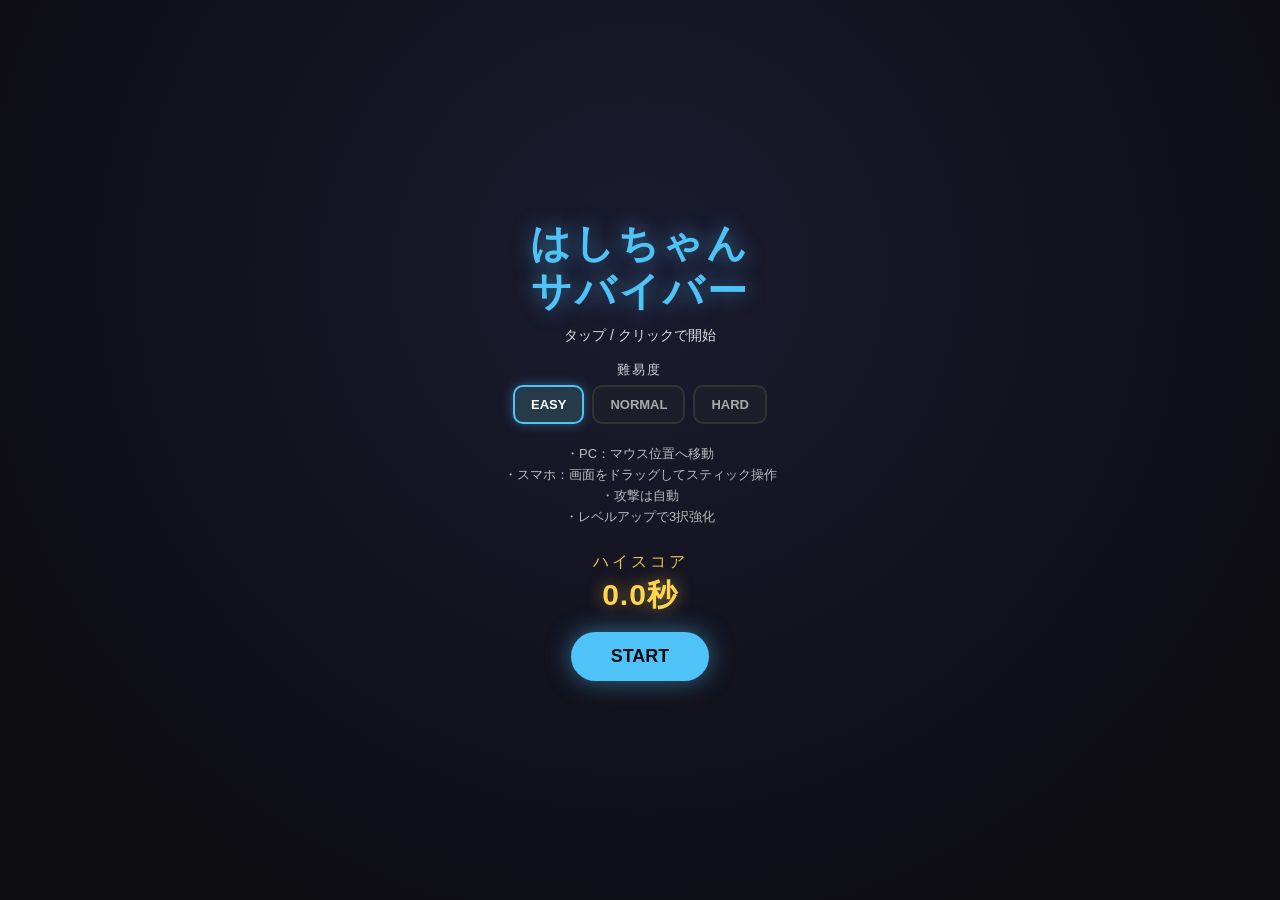
<file: index.html>
<!DOCTYPE html>
<html lang="ja">
<head>
<meta charset="UTF-8" />
<meta name="viewport" content="width=device-width, initial-scale=1.0, user-scalable=no, viewport-fit=cover" />
<title>はしちゃんサバイバー</title>
<link rel="icon" href="data:,">
<link rel="stylesheet" href="./style.css" />
</head>
<body>
  <canvas id="game"></canvas>

  <div id="top-bar" class="hidden">
    <button id="pauseBtn" class="top-btn">Ⅱ</button>
    <button id="soundBtn" class="top-btn">♪</button>
  </div>

  <div id="test-badge" class="hidden">TEST MODE</div>

  <!-- テストモード時の速度変更ボタン -->
  <div id="speed-bar" class="hidden">
    <button class="speed-btn" data-speed="1">1x</button>
    <button class="speed-btn" data-speed="2">2x</button>
    <button class="speed-btn" data-speed="5">5x</button>
    <button class="speed-btn" data-speed="10">10x</button>
  </div>

  <div id="pause" class="hidden">
    <h2>PAUSE</h2>
    <button id="resumeBtn">再開</button>
    <button id="quitBtn">タイトルへ</button>
  </div>

  <div id="levelup" class="hidden">
    <h2>LEVEL UP!</h2>
    <p>強化を選んでください</p>
    <div id="choices"></div>
  </div>

  <div id="overlay">
    <h1 id="overlay-title">はしちゃん<br>サバイバー</h1>
    <p id="overlay-msg">タップ / クリックで開始</p>

    <p id="overlay-test-badge" class="hidden">TEST MODE</p>

    <div id="diff-block">
      <p class="diff-label">難易度</p>
      <div id="difficulty">
        <button class="diff-btn selected" data-diff="easy">EASY</button>
        <button class="diff-btn" data-diff="normal">NORMAL</button>
        <button class="diff-btn" data-diff="hard">HARD</button>
      </div>
    </div>

    <div id="overlay-help">
      <p>・PC：マウス位置へ移動</p>
      <p>・スマホ：画面をドラッグしてスティック操作</p>
      <p>・攻撃は自動</p>
      <p>・レベルアップで3択強化</p>
    </div>

    <div id="hiscore-line">
      <p class="hiscore-label">ハイスコア</p>
      <p class="hiscore-value"><span id="hiscore-value">0.0</span>秒</p>
    </div>

    <button id="startBtn">START</button>
  </div>

  <script src="./audio.js"></script>
  <script src="./main.js"></script>
</body>
</html>
</file>
<file: style.css>
* { box-sizing: border-box; }

:root {
  --sat: env(safe-area-inset-top, 0px);
  --sar: env(safe-area-inset-right, 0px);
  --sab: env(safe-area-inset-bottom, 0px);
  --sal: env(safe-area-inset-left, 0px);
}

html, body {
  margin: 0; height: 100%;
  background: #0d0d12; overflow: hidden;
  font-family: -apple-system, "Segoe UI", "Hiragino Kaku Gothic ProN", sans-serif;
  color: #fff;
  user-select: none;
  -webkit-user-select: none;
  -webkit-tap-highlight-color: transparent;
}
canvas { display: block; touch-action: none; }

#top-bar {
  position: fixed;
  top: calc(8px + var(--sat));
  right: calc(8px + var(--sar));
  z-index: 15;
  display: flex;
  gap: 6px;
}
#top-bar.hidden { display: none; }
.top-btn {
  width: 44px; height: 44px;
  font-size: 18px; font-weight: bold;
  color: #fff;
  background: rgba(30,30,42,0.85);
  border: 2px solid #4fc3f7;
  border-radius: 50%;
  cursor: pointer;
  touch-action: manipulation;
  transition: transform 0.1s;
}
.top-btn:active { transform: scale(0.95); }
.top-btn.muted { border-color: #666; color: #666; }

/* TEST MODE バッジ（ゲーム中・右上） */
#test-badge {
  position: fixed;
  top: calc(60px + var(--sat));
  right: calc(8px + var(--sar));
  z-index: 16;
  padding: 6px 12px;
  font-size: 12px;
  font-weight: bold;
  letter-spacing: 1px;
  color: #0d0d12;
  background: #ffd54f;
  border-radius: 999px;
  box-shadow: 0 0 12px rgba(255,213,79,0.6);
  pointer-events: none;
}
#test-badge.hidden { display: none; }

/* テストモード時の速度変更バー（プレイ中・左下） */
#speed-bar {
  position: fixed;
  bottom: calc(12px + var(--sab));
  left: calc(12px + var(--sal));
  z-index: 16;
  display: flex;
  gap: 6px;
  flex-wrap: wrap;
}
#speed-bar.hidden { display: none; }
.speed-btn {
  padding: 8px 14px;
  font-size: 14px;
  font-weight: bold;
  color: #fff;
  background: rgba(30,30,42,0.85);
  border: 2px solid #b388ff;
  border-radius: 999px;
  cursor: pointer;
  touch-action: manipulation;
  transition: transform 0.1s, background 0.1s, border-color 0.1s;
}
.speed-btn:active { transform: scale(0.95); }
.speed-btn.selected {
  background: #b388ff;
  color: #0d0d12;
  border-color: #d1c4ff;
  box-shadow: 0 0 12px rgba(179,136,255,0.6);
}

#pause {
  position: fixed; inset: 0;
  background: rgba(0,0,0,0.85);
  display: flex; flex-direction: column;
  align-items: center; justify-content: center;
  gap: 16px; z-index: 25;
  touch-action: manipulation;
}
#pause.hidden { display: none; }
#pause h2 {
  margin: 0; font-size: 32px; color: #4fc3f7; letter-spacing: 3px;
}
#pause button {
  padding: 12px 32px; font-size: 16px; font-weight: bold;
  background: #1e1e2a; color: #fff;
  border: 2px solid #4fc3f7; border-radius: 999px;
  cursor: pointer;
  touch-action: manipulation;
}
#pause button:active { background: #2a2a3a; }

#levelup {
  position: fixed; inset: 0;
  background: rgba(0,0,0,0.78);
  display: flex; flex-direction: column;
  align-items: center; justify-content: center;
  gap: 14px; z-index: 20;
  padding:
    calc(20px + var(--sat))
    calc(20px + var(--sar))
    calc(20px + var(--sab))
    calc(20px + var(--sal));
  touch-action: manipulation;
}
#levelup.hidden { display: none; }
#levelup h2 {
  margin: 0; font-size: 26px; color: #ffd54f; letter-spacing: 2px;
  text-shadow: 0 0 16px rgba(255,213,79,0.7);
}
#levelup p { margin: 0; opacity: 0.8; font-size: 14px; }
#choices {
  display: flex; flex-direction: column; gap: 10px;
  width: min(420px, 90vw);
}
.choice {
  background: #1e1e2a;
  border: 2px solid #4fc3f7;
  border-radius: 12px;
  padding: 12px 14px;
  cursor: pointer;
  transition: transform 0.1s, background 0.1s;
}
.choice:hover, .choice:active { background: #2a2a3a; transform: scale(1.02); }
.choice .name { font-weight: bold; font-size: 16px; }
.choice .desc { font-size: 12px; opacity: 0.8; margin-top: 4px; }

#overlay {
  position: fixed; inset: 0;
  background: radial-gradient(circle at 50% 30%, #1b1b30 0%, #0d0d12 80%);
  display: flex; flex-direction: column;
  align-items: center; justify-content: center;
  gap: 12px; z-index: 30;
  padding:
    calc(24px + var(--sat))
    calc(24px + var(--sar))
    calc(24px + var(--sab))
    calc(24px + var(--sal));
  text-align: center;
  touch-action: manipulation;
}
#overlay.hidden { display: none; }
#overlay-title {
  margin: 0;
  font-size: 40px;
  line-height: 1.2;
  letter-spacing: 3px;
  color: #4fc3f7;
  text-shadow: 0 0 20px rgba(79,195,247,0.6);
  cursor: pointer;
  touch-action: manipulation;
}
#overlay-msg { margin: 0; opacity: 0.85; font-size: 14px; }

/* スタート画面の TEST MODE 表示 */
#overlay-test-badge {
  margin: 4px 0;
  padding: 6px 16px;
  font-size: 14px;
  font-weight: bold;
  letter-spacing: 2px;
  color: #0d0d12;
  background: #ffd54f;
  border-radius: 999px;
  box-shadow: 0 0 16px rgba(255,213,79,0.7);
}
#overlay-test-badge.hidden { display: none; }

#diff-block {
  margin: 4px 0;
  display: flex; flex-direction: column; gap: 6px;
  align-items: center;
}
.diff-label {
  margin: 0; font-size: 13px; opacity: 0.8; letter-spacing: 2px;
}
#difficulty { display: flex; gap: 8px; }
.diff-btn {
  padding: 10px 16px;
  font-size: 13px;
  font-weight: bold;
  color: #aaa;
  background: #1e1e2a;
  border: 2px solid #333;
  border-radius: 10px;
  cursor: pointer;
  touch-action: manipulation;
  transition: transform 0.1s, background 0.1s, color 0.1s, border-color 0.1s;
}
.diff-btn:active { transform: scale(0.96); }
.diff-btn.selected {
  color: #fff;
  background: #263a4a;
  border-color: #4fc3f7;
  box-shadow: 0 0 12px rgba(79,195,247,0.4);
}

#overlay-help {
  margin: 4px 0;
  font-size: 13px; opacity: 0.7; line-height: 1.6;
}
#overlay-help p { margin: 0; }

#hiscore-line {
  margin: 8px 0 4px;
  display: flex;
  flex-direction: column;
  align-items: center;
  gap: 2px;
}
.hiscore-label {
  margin: 0;
  font-size: 16px;
  color: #ffd54f;
  letter-spacing: 3px;
  opacity: 0.9;
}
.hiscore-value {
  margin: 0;
  font-size: 30px;
  font-weight: bold;
  color: #ffd54f;
  letter-spacing: 1px;
  text-shadow: 0 0 16px rgba(255,213,79,0.5);
}
#hiscore-value { font-weight: bold; }

#startBtn {
  padding: 14px 40px; font-size: 18px; font-weight: bold;
  background: #4fc3f7; color: #0d0d12;
  border: none; border-radius: 999px;
  cursor: pointer;
  box-shadow: 0 0 24px rgba(79,195,247,0.5);
  transition: transform 0.1s;
  touch-action: manipulation;
}
#startBtn:active { transform: scale(0.96); }
</file>
